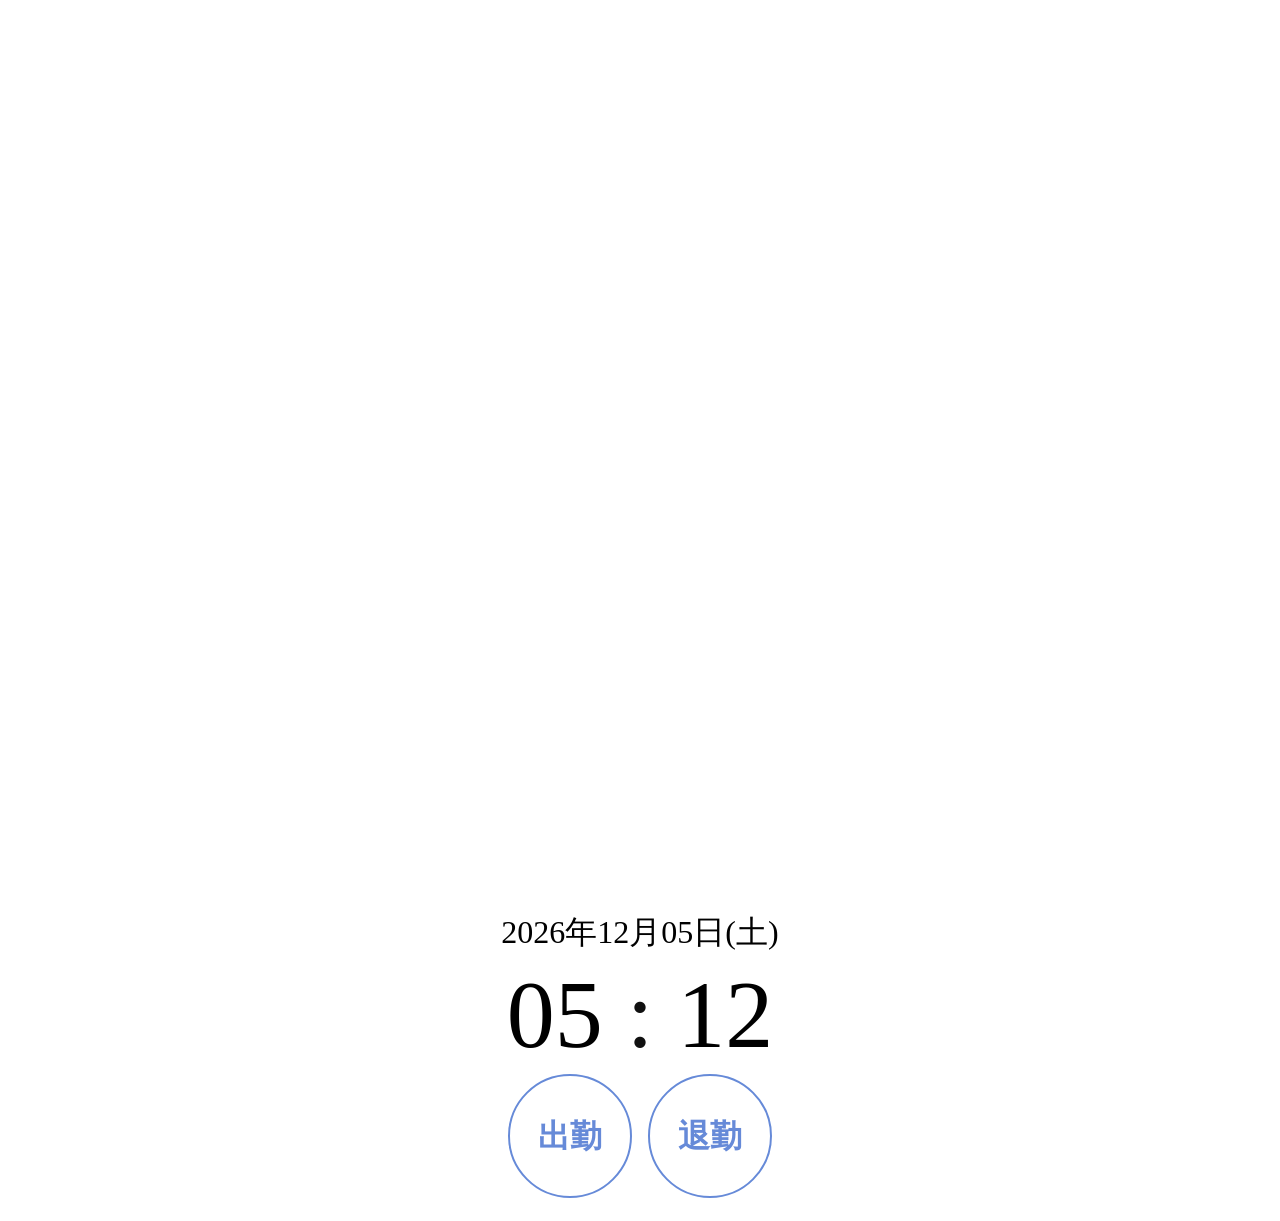
<file: kintaipj/index.html>
<!DOCTYPE html>
<html>
<head>
	<meta charset="UTF-8">
	<title>勤怠システム</title>
	<link rel="stylesheet" href="style.css">
	<meta name="apple-mobile-web-app-capable" content="yes">
	<meta name="viewport" content="width=device-width, initial-scale=1.0, maximum-scale=1.0, minimum-scale=1.0, user-scalable=no">
	<script type="text/javascript" src="https://code.jquery.com/jquery-1.8.2.min.js"></script>
	<script type="text/javascript" src="muni.js"></script>
	<script type="text/javascript" src="a.js"></script>
	<link rel="apple-touch-icon" href="apple-touch-icon.png">
</head>
<body>
<div id="loader-bg">
  <div id="loader">
    <!--<img src="img-loading.gif" width="80" height="80" alt="Now Loading..." />-->
    <p>Now Loading...</p>
  </div>
</div>
<div id="wrap">
<center>
	<table align="center" border="0">
	<tr align="center">
		<td id="hi_fs" colspan="2">
		<span id="hizuke"></span>
                </td>
        </tr>
	<tr align="center">
		<td id="ji_fs" colspan="2">
		<span id="hours"></span>
		<span id="flash"></span>
		<span id="minutes"></span>
		</td>
	</tr>
	<tr align="center">
		<td><a href="#" class="btn-circle-border-simple" id="skin">出勤</a>
		<td><a href="#" class="btn-circle-border-simple" id="tkin">退勤</a></td>
	</tr>
	<tr align="center">
		<td colspan="2">
		<span id="coment"></span>
		</td>
	</tr>
        <tr align="center">
		<td colspan="2">
		<span id="coment2"></span>
		</td>
	</tr>
	</table>
</center>
</div>
</body>
</html>
</file>
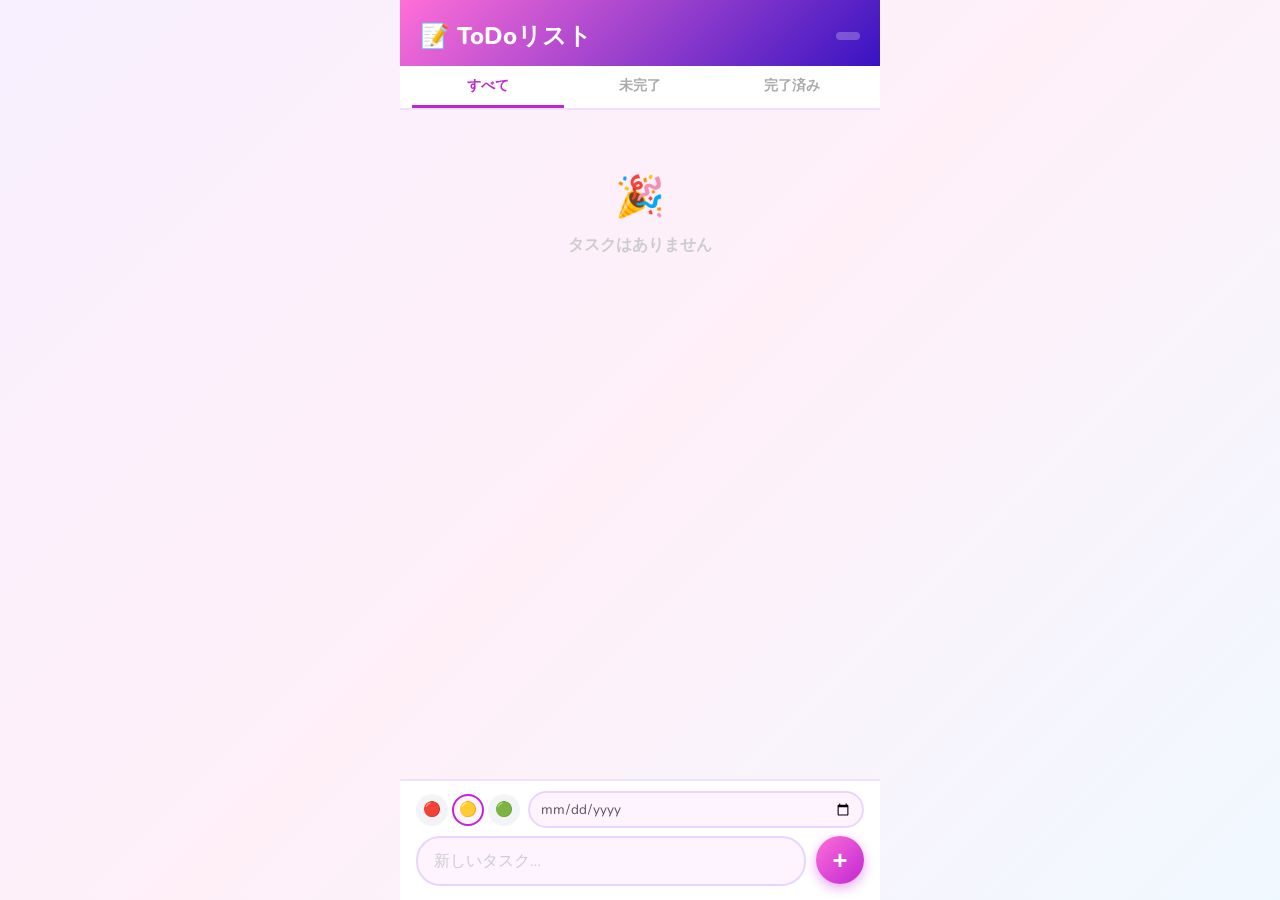
<file: todo/index.html>
<!DOCTYPE html>
<html lang="ja">
<head>
  <meta charset="UTF-8">
  <meta name="viewport" content="width=device-width, initial-scale=1.0">
  <title>ToDoリスト</title>
  <style>
    @import url('https://fonts.googleapis.com/css2?family=Nunito:wght@400;700;800&display=swap');

    * { box-sizing: border-box; margin: 0; padding: 0; }

    body {
      background: linear-gradient(135deg, #f8f0ff 0%, #fff0f8 50%, #f0f8ff 100%);
      min-height: 100vh;
      display: flex;
      justify-content: center;
      font-family: 'Nunito', -apple-system, sans-serif;
    }

    #app {
      width: 100%;
      max-width: 480px;
      display: flex;
      flex-direction: column;
      min-height: 100vh;
    }

    header {
      padding: 20px 20px 14px;
      background: linear-gradient(135deg, #ff6fd8, #3813c2);
      color: white;
      display: flex;
      align-items: center;
      justify-content: space-between;
    }

    header h1 { font-size: 1.5rem; font-weight: 800; }

    #count-badge {
      background: rgba(255,255,255,0.25);
      border-radius: 20px;
      padding: 4px 12px;
      font-size: 0.82rem;
      font-weight: 700;
    }

    .filters {
      display: flex;
      align-items: center;
      background: white;
      padding: 0 12px;
      border-bottom: 2px solid #f0e0ff;
    }

    .filter-tabs { display: flex; flex: 1; }

    .filter-btn {
      flex: 1;
      padding: 10px 4px;
      background: none;
      border: none;
      border-bottom: 3px solid transparent;
      color: #aaa;
      font-size: 0.85rem;
      font-weight: 700;
      font-family: inherit;
      cursor: pointer;
      transition: all 0.2s;
    }

    .filter-btn.active { color: #c026d3; border-bottom-color: #c026d3; }

    #clear-done {
      background: none;
      border: none;
      font-size: 0.8rem;
      font-weight: 700;
      font-family: inherit;
      color: #f43f5e;
      cursor: pointer;
      padding: 8px 0 8px 12px;
      white-space: nowrap;
      opacity: 0.8;
    }

    #clear-done:hover { opacity: 1; }
    #clear-done.hidden { display: none; }

    #todo-list {
      flex: 1;
      list-style: none;
      overflow-y: auto;
      padding: 12px 12px 130px;
      display: flex;
      flex-direction: column;
      gap: 8px;
    }

    .todo-item {
      display: flex;
      align-items: center;
      gap: 10px;
      padding: 12px 14px;
      background: white;
      border-radius: 16px;
      box-shadow: 0 2px 8px rgba(180,100,220,0.1);
      transition: transform 0.15s;
    }

    .todo-item:active { transform: scale(0.98); }

    .todo-item input[type="checkbox"] {
      width: 22px;
      height: 22px;
      accent-color: #c026d3;
      cursor: pointer;
      flex-shrink: 0;
    }

    .priority-dot {
      width: 10px;
      height: 10px;
      border-radius: 50%;
      flex-shrink: 0;
    }
    .priority-dot.high   { background: #f43f5e; }
    .priority-dot.medium { background: #f59e0b; }
    .priority-dot.low    { background: #22c55e; }

    .todo-content {
      flex: 1;
      min-width: 0;
      display: flex;
      flex-direction: column;
      gap: 2px;
    }

    .todo-text {
      font-size: 0.95rem;
      font-weight: 700;
      color: #333;
      word-break: break-all;
      cursor: pointer;
    }

    .todo-item.done .todo-text {
      text-decoration: line-through;
      color: #ccc;
      font-weight: 400;
    }

    .todo-edit-input {
      font-size: 0.95rem;
      font-weight: 700;
      font-family: inherit;
      color: #333;
      border: 2px solid #c026d3;
      border-radius: 8px;
      padding: 2px 6px;
      outline: none;
      width: 100%;
    }

    .due-date {
      font-size: 0.75rem;
      font-weight: 700;
      color: #aaa;
    }

    .due-date.overdue { color: #f43f5e; }

    .delete-btn {
      background: none;
      border: none;
      font-size: 1rem;
      cursor: pointer;
      padding: 4px 6px;
      opacity: 0.35;
      transition: opacity 0.2s;
      flex-shrink: 0;
    }

    .delete-btn:hover { opacity: 1; }

    .empty {
      text-align: center;
      color: #ccc;
      padding: 48px 16px;
      font-size: 1rem;
      font-weight: 700;
    }

    .empty::before { display: block; font-size: 2.5rem; margin-bottom: 10px; content: '🎉'; }

    .input-area {
      position: fixed;
      bottom: 0;
      left: 50%;
      transform: translateX(-50%);
      width: 100%;
      max-width: 480px;
      background: white;
      border-top: 2px solid #f0e0ff;
      padding: 10px 16px 14px;
      display: flex;
      flex-direction: column;
      gap: 8px;
    }

    .input-options { display: flex; gap: 8px; align-items: center; }

    .priority-selector { display: flex; gap: 4px; }

    .priority-selector button {
      width: 32px;
      height: 32px;
      border-radius: 50%;
      border: 2px solid transparent;
      background: #f3f4f6;
      font-size: 0.9rem;
      cursor: pointer;
      transition: all 0.15s;
    }

    .priority-selector button.selected { border-color: #c026d3; background: #fdf4ff; }

    #due-input {
      flex: 1;
      padding: 6px 10px;
      border: 2px solid #e9d5ff;
      border-radius: 20px;
      font-size: 0.85rem;
      font-family: inherit;
      color: #555;
      outline: none;
      background: #fdf4ff;
    }

    #due-input:focus { border-color: #c026d3; }

    .input-row { display: flex; gap: 10px; }

    #new-todo {
      flex: 1;
      padding: 12px 16px;
      background: #fdf4ff;
      border: 2px solid #e9d5ff;
      border-radius: 24px;
      color: #333;
      font-size: 1rem;
      font-family: inherit;
      font-weight: 700;
      outline: none;
      transition: border-color 0.2s;
    }

    #new-todo::placeholder { color: #ccc; font-weight: 400; }
    #new-todo:focus { border-color: #c026d3; }

    #add-btn {
      width: 48px;
      height: 48px;
      background: linear-gradient(135deg, #ff6fd8, #c026d3);
      border: none;
      border-radius: 50%;
      color: white;
      font-size: 1.6rem;
      font-weight: bold;
      cursor: pointer;
      box-shadow: 0 4px 12px rgba(192,38,211,0.4);
      transition: transform 0.15s;
      display: flex;
      align-items: center;
      justify-content: center;
      flex-shrink: 0;
    }

    #add-btn:active { transform: scale(0.92); }
  </style>
</head>
<body>
  <div id="app">
    <header>
      <h1>📝 ToDoリスト</h1>
      <span id="count-badge"></span>
    </header>
    <div class="filters">
      <div class="filter-tabs">
        <button class="filter-btn active" data-filter="all">すべて</button>
        <button class="filter-btn" data-filter="active">未完了</button>
        <button class="filter-btn" data-filter="done">完了済み</button>
      </div>
      <button id="clear-done" class="hidden">完了を削除</button>
    </div>
    <ul id="todo-list"></ul>
    <div class="input-area">
      <div class="input-options">
        <div class="priority-selector">
          <button data-priority="high" title="高">🔴</button>
          <button data-priority="medium" class="selected" title="中">🟡</button>
          <button data-priority="low" title="低">🟢</button>
        </div>
        <input type="date" id="due-input">
      </div>
      <div class="input-row">
        <input type="text" id="new-todo" placeholder="新しいタスク…">
        <button id="add-btn">+</button>
      </div>
    </div>
  </div>
  <script>
    const STORAGE_KEY = 'todo-items';

    function load() {
      try {
        const raw = JSON.parse(localStorage.getItem(STORAGE_KEY)) || [];
        return raw.map(item => ({ priority: 'medium', dueDate: null, ...item }));
      } catch { return []; }
    }

    function save(items) {
      localStorage.setItem(STORAGE_KEY, JSON.stringify(items));
    }

    function escapeHtml(text) {
      return text
        .replace(/&/g, '&amp;').replace(/</g, '&lt;')
        .replace(/>/g, '&gt;').replace(/"/g, '&quot;');
    }

    function formatDate(dateStr) {
      if (!dateStr) return '';
      const [, m, d] = dateStr.split('-');
      return `${parseInt(m)}/${parseInt(d)}`;
    }

    function today() {
      const d = new Date();
      return `${d.getFullYear()}-${String(d.getMonth()+1).padStart(2,'0')}-${String(d.getDate()).padStart(2,'0')}`;
    }

    function isOverdue(dateStr) {
      if (!dateStr) return false;
      return dateStr < today();
    }

    let items = load();
    let filter = 'all';
    let currentPriority = 'medium';

    function filtered() {
      if (filter === 'active') return items.filter(i => !i.done);
      if (filter === 'done')   return items.filter(i => i.done);
      return items;
    }

    function render() {
      const list = document.getElementById('todo-list');
      const visible = filtered();

      const remaining = items.filter(i => !i.done).length;
      document.getElementById('count-badge').textContent =
        items.length === 0 ? '' :
        remaining > 0 ? `${remaining}件残り` : 'すべて完了！';

      const doneCount = items.filter(i => i.done).length;
      document.getElementById('clear-done').classList.toggle('hidden', doneCount === 0);

      if (visible.length === 0) {
        list.innerHTML = '<li class="empty">タスクはありません</li>';
        return;
      }

      list.innerHTML = visible.map(item => {
        const dueDateHtml = item.dueDate
          ? `<span class="due-date${isOverdue(item.dueDate) && !item.done ? ' overdue' : ''}">📅 ${formatDate(item.dueDate)}</span>`
          : '';
        return `
          <li class="todo-item${item.done ? ' done' : ''}" data-id="${item.id}">
            <input type="checkbox" ${item.done ? 'checked' : ''} onchange="toggle(${item.id})">
            <span class="priority-dot ${item.priority}"></span>
            <div class="todo-content">
              <span class="todo-text" onclick="startEdit(${item.id})">${escapeHtml(item.text)}</span>
              ${dueDateHtml}
            </div>
            <button class="delete-btn" onclick="remove(${item.id})">🗑</button>
          </li>`;
      }).join('');
    }

    render();

    function addItem(text, priority, dueDate) {
      text = text.trim();
      if (!text) return;
      items.push({ id: Date.now(), text, done: false, priority, dueDate: dueDate || null });
      save(items);
      render();
    }

    function toggle(id) {
      const editing = document.querySelector('.todo-edit-input');
      if (editing) editing.blur();
      const item = items.find(i => i.id === id);
      if (item) { item.done = !item.done; save(items); render(); }
    }

    function remove(id) {
      const editing = document.querySelector('.todo-edit-input');
      if (editing) editing.blur();
      items = items.filter(i => i.id !== id);
      save(items);
      render();
    }

    function startEdit(id) {
      const li = document.querySelector(`[data-id="${id}"]`);
      if (!li) return;
      const span = li.querySelector('.todo-text');
      const item = items.find(i => i.id === id);
      if (!item) return;

      const input = document.createElement('input');
      input.type = 'text';
      input.className = 'todo-edit-input';
      input.value = item.text;
      span.replaceWith(input);
      input.focus();
      input.select();

      const finish = () => {
        const newText = input.value.trim();
        if (newText) { item.text = newText; save(items); }
        render();
      };

      let cancelled = false;
      input.addEventListener('keydown', e => {
        if (e.key === 'Enter') finish();
        if (e.key === 'Escape') { cancelled = true; render(); }
      });
      input.addEventListener('blur', () => { if (!cancelled) finish(); });
    }

    function clearDone() {
      items = items.filter(i => !i.done);
      save(items);
      render();
    }

    function setFilter(f) {
      filter = f;
      document.querySelectorAll('.filter-btn').forEach(btn => {
        btn.classList.toggle('active', btn.dataset.filter === f);
      });
      render();
    }

    document.querySelectorAll('.priority-selector button').forEach(btn => {
      btn.addEventListener('click', () => {
        currentPriority = btn.dataset.priority;
        document.querySelectorAll('.priority-selector button').forEach(b => b.classList.remove('selected'));
        btn.classList.add('selected');
      });
    });

    document.getElementById('add-btn').addEventListener('click', () => {
      const input = document.getElementById('new-todo');
      const due = document.getElementById('due-input').value;
      addItem(input.value, currentPriority, due);
      input.value = '';
      document.getElementById('due-input').value = '';
      input.focus();
    });

    document.getElementById('new-todo').addEventListener('keydown', e => {
      if (e.key === 'Enter') {
        const due = document.getElementById('due-input').value;
        addItem(e.target.value, currentPriority, due);
        e.target.value = '';
        document.getElementById('due-input').value = '';
      }
    });

    document.querySelectorAll('.filter-btn').forEach(btn => {
      btn.addEventListener('click', () => setFilter(btn.dataset.filter));
    });

    document.getElementById('clear-done').addEventListener('click', clearDone);
  </script>
</body>
</html>
</file>
<file: kintaipj/style.css>
.btn-circle-border-simple {
  display: inline-block;
  text-decoration: none;
  color: #668ad8;
  width: 120px;
  height: 120px;
  line-height: 120px;
  border-radius: 50%;
  border: solid 2px #668ad8;
  text-align: center;
  overflow: hidden;
  font-weight: bold;
  transition: .4s;
  font-size: 200%
}

.btn-circle-border-simple:hover {
  background: #b3e1ff;
}

//ローダー
#loader-bg {
  display: none;
  position: fixed;
  width: 100%;
  height: 100%;
  top: 0px;
  left: 0px;
  background: #fff;
  z-index: 1;
}
#loader {
  display: none;
  position: fixed;
  top: 50%;
  left: 50%;
  width: 200px;
  height: 200px;
  margin-top: -100px;
  margin-left: -100px;
  text-align: center;
  color: #000;
  z-index: 2;
}
</file>
